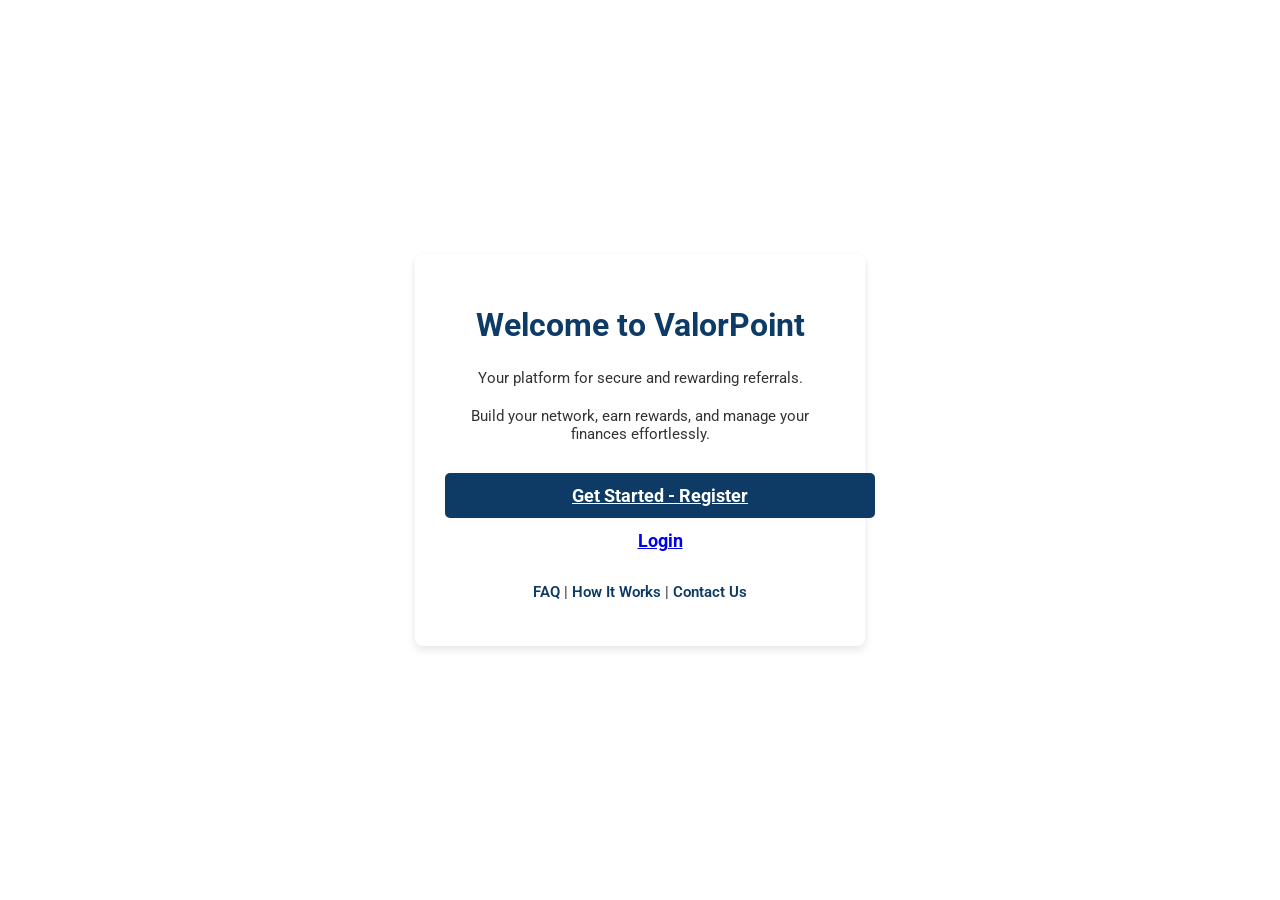
<file: index.html>
<!DOCTYPE html>
<html lang="en">
<head>
    <meta charset="UTF-8">
    <meta name="viewport" content="width=device-width, initial-scale=1.0">
    <title>ValorPoint - Home</title>
    <link rel="stylesheet" href="style.css">
    <link href="https://fonts.googleapis.com/css2?family=Roboto:wght@400;700&family=Open+Sans:wght@400;700&display=swap" rel="stylesheet">
</head>
<body>
    <div class="container">
        <div class="card">
            <h1>Welcome to ValorPoint</h1>
            <p>Your platform for secure and rewarding referrals.</p>
            <p>Build your network, earn rewards, and manage your finances effortlessly.</p>
            <div class="button-group">
                <a href="register.html" class="btn primary-btn">Get Started - Register</a>
                <a href="login.html" class="btn">Login</a>
            </div>
            <!-- Optional: Link to other static pages -->
            <p class="small-text">
                <a href="faq.html">FAQ</a> |
                <a href="how-it-works.html">How It Works</a> |
                <a href="contact.html">Contact Us</a>
            </p>
        </div>
    </div>
    <!-- No specific JavaScript needed for a simple landing page yet -->
</body>
</html>
</file>
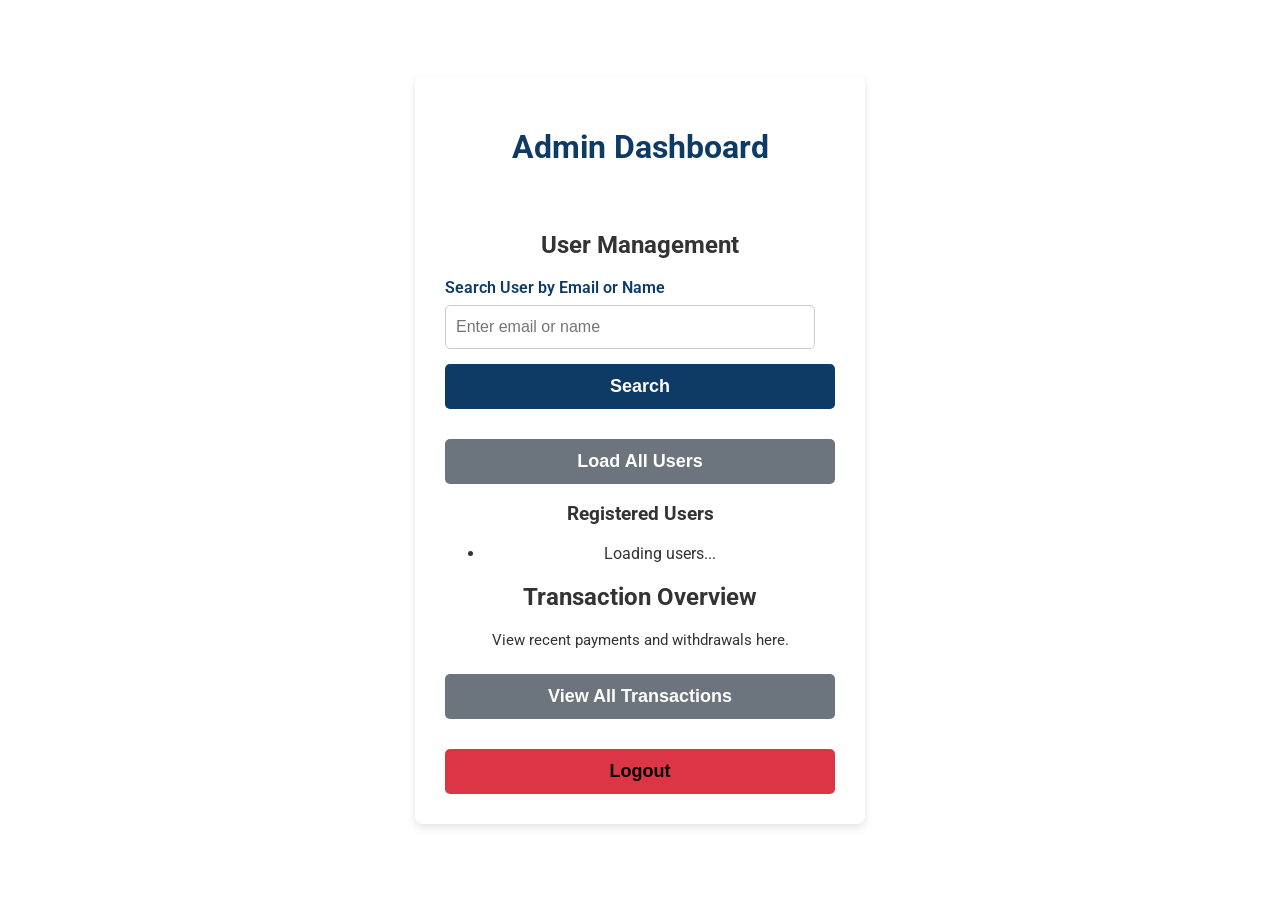
<file: admin.html>
<!DOCTYPE html>
<html lang="en">
<head>
    <meta charset="UTF-8">
    <meta name="viewport" content="width=device-width, initial-scale=1.0">
    <title>ValorPoint - Admin Panel</title>
    <link rel="stylesheet" href="style.css">
    <link href="https://fonts.googleapis.com/css2?family=Roboto:wght@400;700&family=Open+Sans:wght@400;700&display=swap" rel="stylesheet">
    <!-- Google Icons -->
    <link href="https://fonts.googleapis.com/icon?family=Material+Icons" rel="stylesheet">
</head>
<body>
    <div class="container admin-container">
        <div class="card">
            <h1 id="adminWelcome">Admin Dashboard</h1>
            <p class="message" id="adminMessage"></p>

            <div id="adminContent">
                <!-- User Search/Filter -->
                <div class="admin-section">
                    <h2>User Management</h2>
                    <div class="input-group">
                        <label for="userSearch">Search User by Email or Name</label>
                        <input type="text" id="userSearch" placeholder="Enter email or name">
                        <button class="btn primary-btn" id="searchUserBtn">Search</button>
                    </div>
                    <button class="btn secondary-btn" id="loadAllUsersBtn">Load All Users</button>

                    <!-- User List -->
                    <div class="user-list">
                        <h3>Registered Users</h3>
                        <ul id="usersTableBody">
                            <li>Loading users...</li>
                        </ul>
                    </div>
                </div>

                <!-- User Detail / Edit Panel -->
                <div class="admin-section user-detail-panel" style="display: none;">
                    <h2>User Details: <span id="userDetailName"></span></h2>
                    <p><strong>UID:</strong> <span id="userDetailUid"></span></p>
                    <p><strong>Email:</strong> <span id="userDetailEmail"></span></p>
                    <p><strong>Activated:</strong> <span id="userDetailActivated"></span></p>
                    <p><strong>Balance:</strong> ₦<span id="userDetailBalance"></span></p>
                    <p><strong>Referral Code:</strong> <span id="userDetailReferralCode"></span></p>
                    <p><strong>Referred By:</strong> <span id="userDetailReferredBy"></span></p>
                    <h3>Referrals (<span id="userDetailReferralCount"></span>)</h3>
                    <ul id="userDetailReferralsList"></ul>

                    <!-- Admin Actions -->
                    <h3>Admin Actions</h3>
                    <div class="action-group">
                        <div class="input-group">
                            <label for="balanceChangeAmount">Adjust Balance (₦)</label>
                            <input type="number" id="balanceChangeAmount" placeholder="e.g., 1000">
                        </div>
                        <button class="btn primary-btn" id="updateBalanceBtn">Update Balance</button>
                    </div>
                    <button class="btn primary-btn" id="toggleActivationBtn">Toggle Account Activation</button>
                    <button class="btn logout-btn" id="deleteUserBtn">Delete User</button>
                    <button class="btn secondary-btn" id="closeUserDetailBtn">Close</button>
                </div>

                <!-- Other Admin Sections (e.g., Transactions, Withdrawals) - Placeholder -->
                <div class="admin-section">
                    <h2>Transaction Overview</h2>
                    <p>View recent payments and withdrawals here.</p>
                    <button class="btn secondary-btn">View All Transactions</button>
                </div>

            </div>
            <button class="btn logout-btn" id="adminLogoutBtn">Logout</button>
        </div>
    </div>
    <script type="module" src="admin.js"></script>
</body>
</html>
</file>
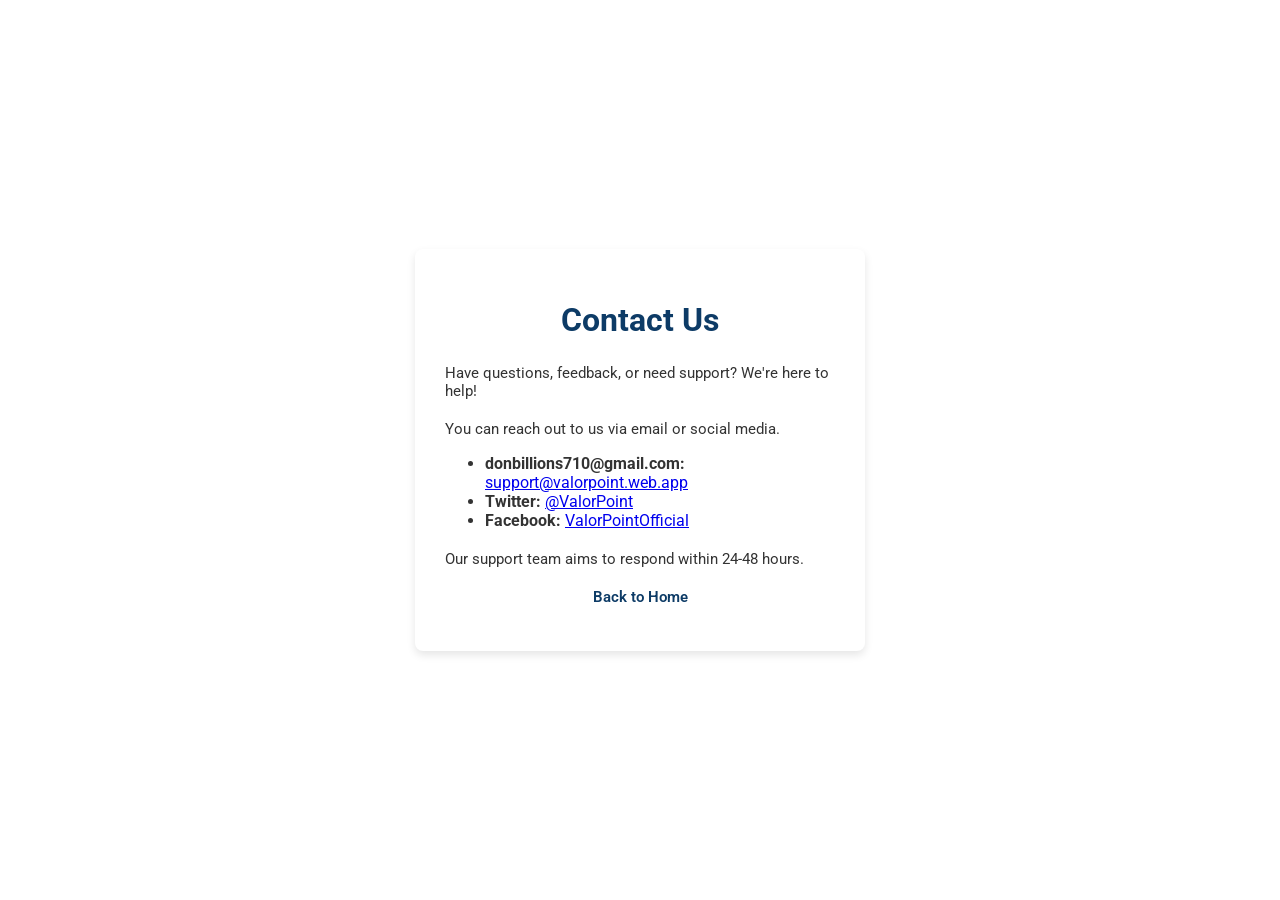
<file: contact.html>
<!DOCTYPE html>
<html lang="en">
<head>
    <meta charset="UTF-8">
    <meta name="viewport" content="width=device-width, initial-scale=1.0">
    <title>ValorPoint - Contact Us</title>
    <link rel="stylesheet" href="style.css">
    <link href="https://fonts.googleapis.com/css2?family=Roboto:wght@400;700&family=Open+Sans:wght@400;700&display=swap" rel="stylesheet">
</head>
<body>
    <div class="container">
        <div class="card">
            <h1>Contact Us</h1>
            <div class="section-content">
                <p>Have questions, feedback, or need support? We're here to help!</p>
                <p>You can reach out to us via email or social media.</p>
                <ul>
                    <li><strong>donbillions710@gmail.com:</strong> <a href="mailto:support@valorpoint.web.app">support@valorpoint.web.app</a></li>
                    <li><strong>Twitter:</strong> <a href="#" target="_blank">@ValorPoint</a></li>
                    <li><strong>Facebook:</strong> <a href="#" target="_blank">ValorPointOfficial</a></li>
                </ul>
                <p>Our support team aims to respond within 24-48 hours.</p>
            </div>
            <p><a href="index.html">Back to Home</a></p>
        </div>
    </div>
</body>
</html>
</file>
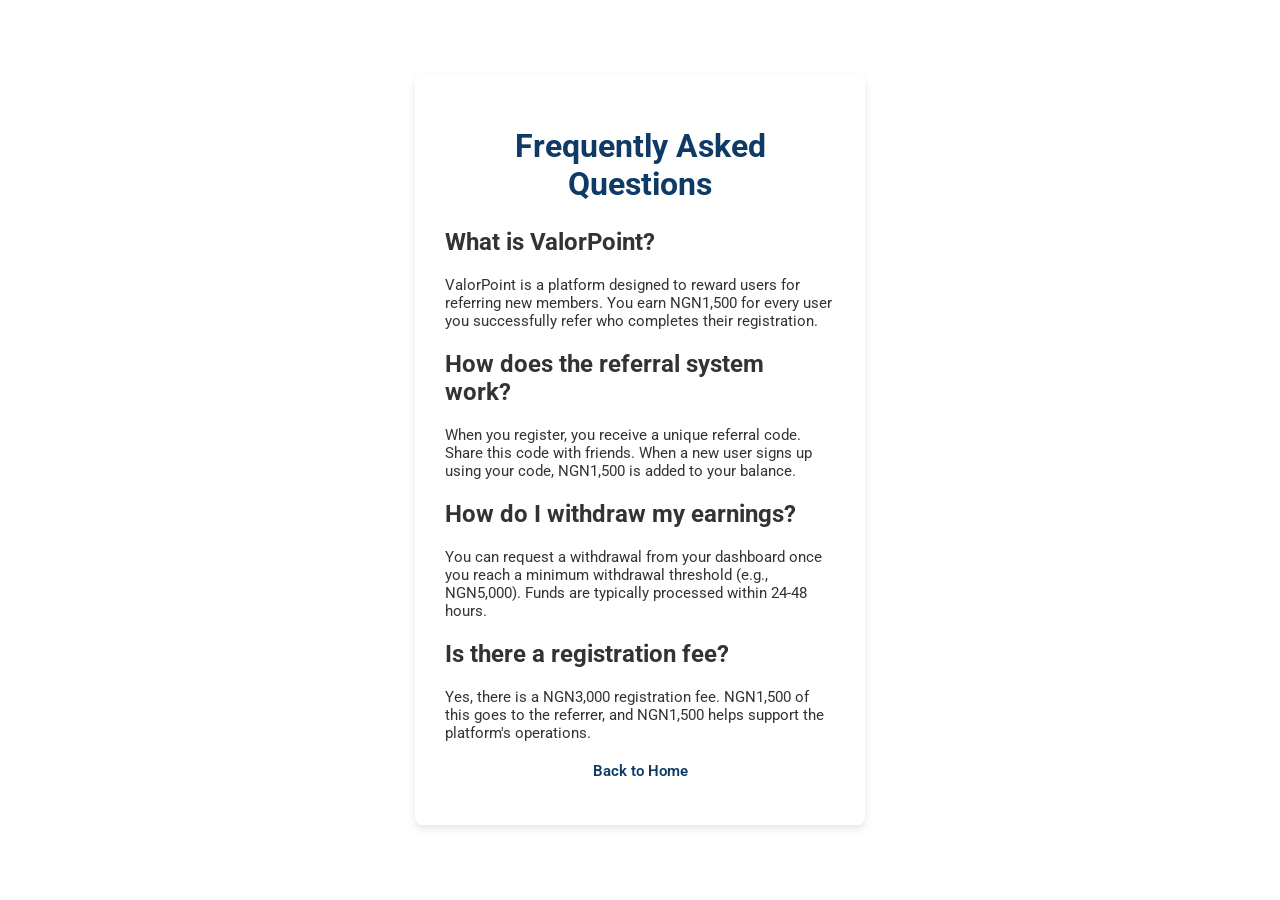
<file: faq.html>
<!DOCTYPE html>
<html lang="en">
<head>
    <meta charset="UTF-8">
    <meta name="viewport" content="width=device-width, initial-scale=1.0">
    <title>ValorPoint - FAQ</title>
    <link rel="stylesheet" href="style.css">
    <link href="https://fonts.googleapis.com/css2?family=Roboto:wght@400;700&family=Open+Sans:wght@400;700&display=swap" rel="stylesheet">
</head>
<body>
    <div class="container">
        <div class="card">
            <h1>Frequently Asked Questions</h1>
            <div class="faq-section">
                <h2>What is ValorPoint?</h2>
                <p>ValorPoint is a platform designed to reward users for referring new members. You earn NGN1,500 for every user you successfully refer who completes their registration.</p>
            </div>
            <div class="faq-section">
                <h2>How does the referral system work?</h2>
                <p>When you register, you receive a unique referral code. Share this code with friends. When a new user signs up using your code, NGN1,500 is added to your balance.</p>
            </div>
            <div class="faq-section">
                <h2>How do I withdraw my earnings?</h2>
                <p>You can request a withdrawal from your dashboard once you reach a minimum withdrawal threshold (e.g., NGN5,000). Funds are typically processed within 24-48 hours.</p>
            </div>
            <div class="faq-section">
                <h2>Is there a registration fee?</h2>
                <p>Yes, there is a NGN3,000 registration fee. NGN1,500 of this goes to the referrer, and NGN1,500 helps support the platform's operations.</p>
            </div>
            <p><a href="index.html">Back to Home</a></p>
        </div>
    </div>
</body>
</html>
</file>
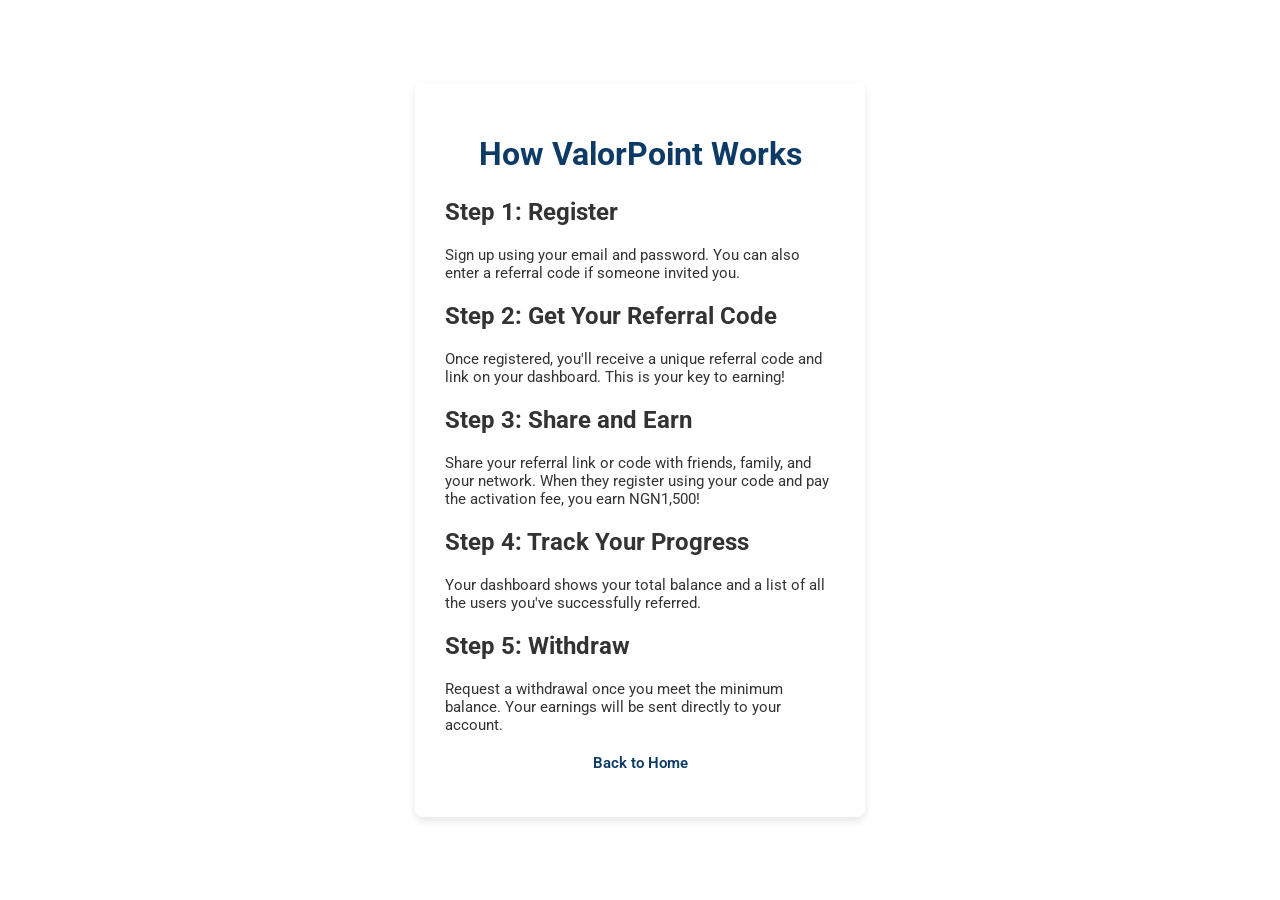
<file: how-it-works.html>
<!DOCTYPE html>
<html lang="en">
<head>
    <meta charset="UTF-8">
    <meta name="viewport" content="width=device-width, initial=1.0">
    <title>ValorPoint - How It Works</title>
    <link rel="stylesheet" href="style.css">
    <link href="https://fonts.googleapis.com/css2?family=Roboto:wght@400;700&family=Open+Sans:wght@400;700&display=swap" rel="stylesheet">
</head>
<body>
    <div class="container">
        <div class="card">
            <h1>How ValorPoint Works</h1>
            <div class="section-content">
                <h2>Step 1: Register</h2>
                <p>Sign up using your email and password. You can also enter a referral code if someone invited you.</p>
                <h2>Step 2: Get Your Referral Code</h2>
                <p>Once registered, you'll receive a unique referral code and link on your dashboard. This is your key to earning!</p>
                <h2>Step 3: Share and Earn</h2>
                <p>Share your referral link or code with friends, family, and your network. When they register using your code and pay the activation fee, you earn NGN1,500!</p>
                <h2>Step 4: Track Your Progress</h2>
                <p>Your dashboard shows your total balance and a list of all the users you've successfully referred.</p>
                <h2>Step 5: Withdraw</h2>
                <p>Request a withdrawal once you meet the minimum balance. Your earnings will be sent directly to your account.</p>
            </div>
            <p><a href="index.html">Back to Home</a></p>
        </div>
    </div>
</body>
</html>
</file>
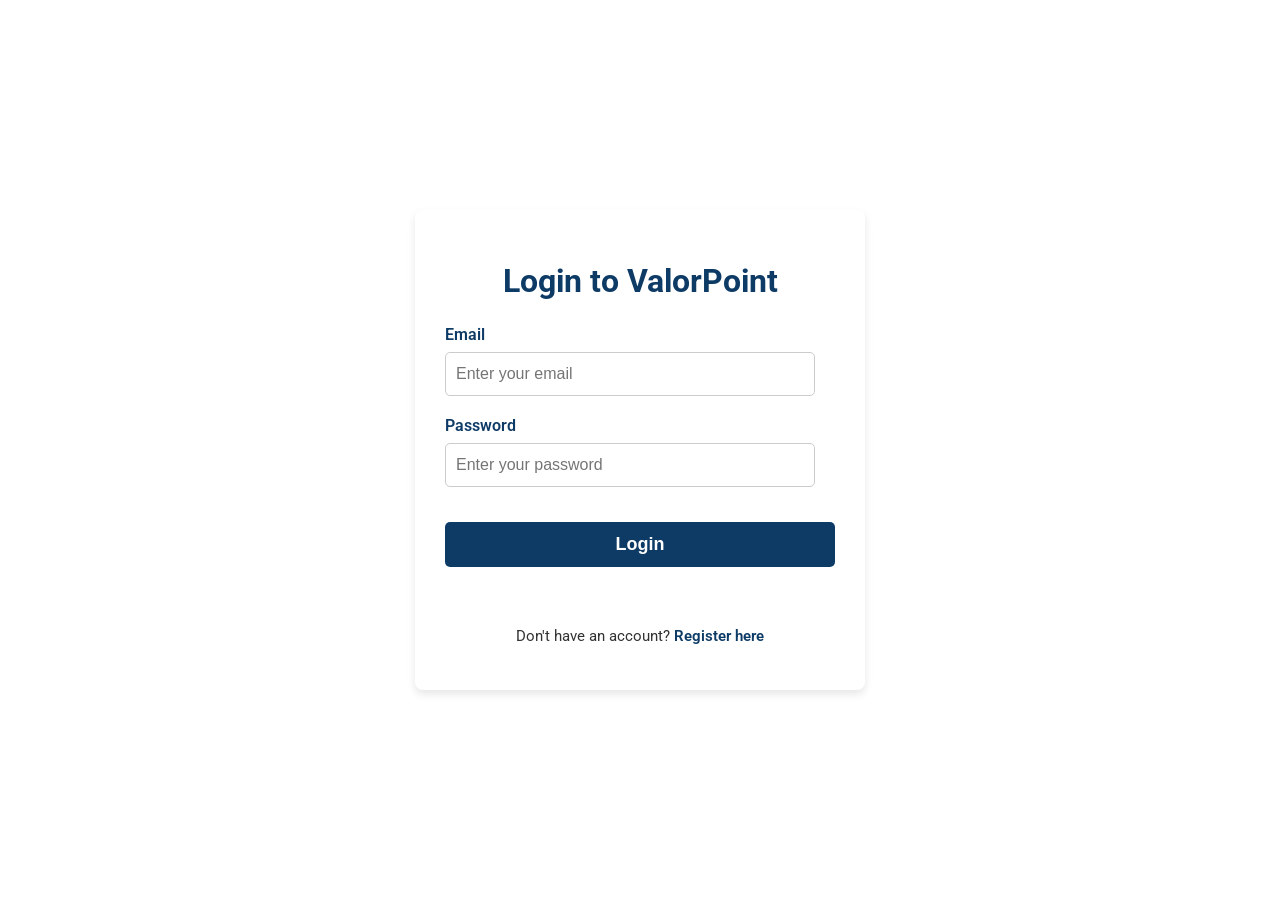
<file: login.html>
<!DOCTYPE html>
<html lang="en">
<head>
    <meta charset="UTF-8">
    <meta name="viewport" content="width=device-width, initial-scale=1.0">
    <title>ValorPoint - Login</title>
    <link rel="stylesheet" href="style.css">
    <link href="https://fonts.googleapis.com/css2?family=Roboto:wght@400;700&family=Open+Sans:wght@400;700&display=swap" rel="stylesheet">
</head>
<body>
    <div class="container">
        <div class="card">
            <h1>Login to ValorPoint</h1>
            <form id="loginForm">
                <div class="input-group">
                    <label for="email">Email</label>
                    <input type="email" id="email" placeholder="Enter your email" required>
                </div>
                <div class="input-group">
                    <label for="password">Password</label>
                    <input type="password" id="password" placeholder="Enter your password" required>
                </div>
                <button type="submit" class="btn primary-btn">Login</button>
            </form>
            <p class="message" id="message"></p>
            <p>Don't have an account? <a href="register.html">Register here</a></p>
            <!-- Optionally, you could add a "Forgot Password" link here -->
        </div>
    </div>
    <script type="module" src="login.js"></script>
</body>
</html>
</file>
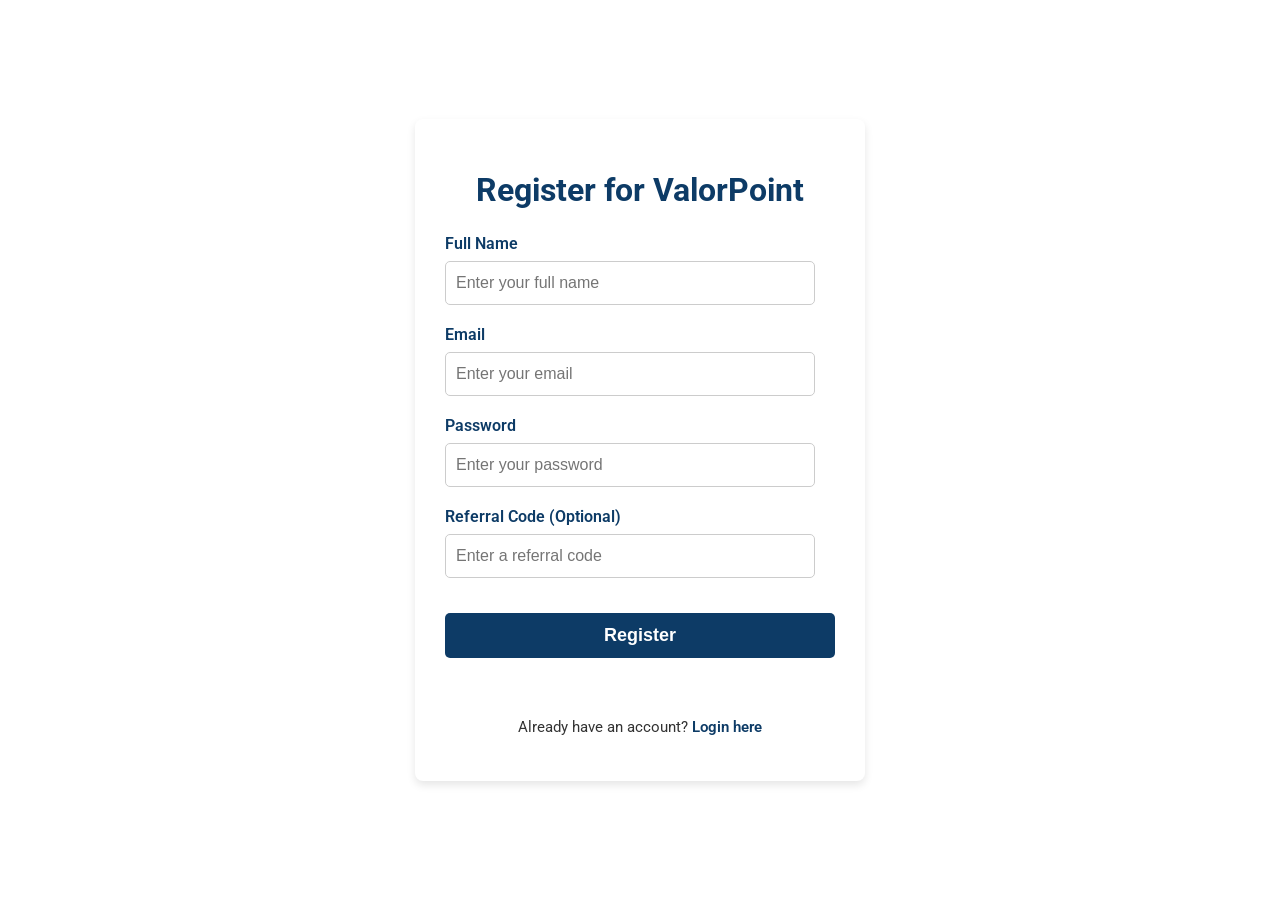
<file: register.html>
<!DOCTYPE html>
<html lang="en">
<head>
    <meta charset="UTF-8">
    <meta name="viewport" content="width=device-width, initial-scale=1.0">
    <title>ValorPoint - Register</title>
    <!-- Link to your CSS file -->
    <link rel="stylesheet" href="style.css">
    <!-- Google Fonts for Roboto and Open Sans -->
    <link href="https://fonts.googleapis.com/css2?family=Roboto:wght@400;700&family=Open+Sans:wght@400;700&display=swap" rel="stylesheet">
</head>
<body>
    <div class="container">
        <div class="card">
            <h1>Register for ValorPoint</h1>
            <form id="registerForm">
                <div class="input-group">
                    <label for="fullName">Full Name</label>
                    <input type="text" id="fullName" placeholder="Enter your full name" required>
                </div>
                <div class="input-group">
                    <label for="email">Email</label>
                    <input type="email" id="email" placeholder="Enter your email" required>
                </div>
                <div class="input-group">
                    <label for="password">Password</label>
                    <input type="password" id="password" placeholder="Enter your password" required>
                </div>
                <div class="input-group">
                    <label for="referralCode">Referral Code (Optional)</label>
                    <input type="text" id="referralCode" placeholder="Enter a referral code">
                </div>
                <button type="submit" class="btn primary-btn">Register</button>
            </form>
            <!-- Message area for feedback -->
            <p class="message" id="message"></p>
            <p>Already have an account? <a href="login.html">Login here</a></p>
        </div>
    </div>
    <!-- Link to your JavaScript module -->
    <script type="module" src="register.js"></script>
</body>
</html>
</file>
<file: style.css>
/* style.css */

:root {
    --primary-color: #0D3B66; /* Deep Blue */
    --accent-color: #F4D35E; /* Gold */
    --background-color: #FFFFFF; /* White */
    --text-color: #333;
    --error-color: #dc3545;
    --success-color: #28a745;
}

body {
    font-family: 'Roboto', 'Open Sans', sans-serif;
    margin: 0;
    padding: 0;
    background-color: var(--background-color);
    color: var(--text-color);
    display: flex;
    justify-content: center;
    align-items: center;
    min-height: 100vh;
    box-sizing: border-box;
}

.container {
    padding: 20px;
    width: 100%;
    max-width: 450px; /* Limits the width on larger screens */
}

.card {
    background-color: #fff;
    border-radius: 8px;
    box-shadow: 0 4px 8px rgba(0, 0, 0, 0.1);
    padding: 30px;
    text-align: center;
}

h1 {
    color: var(--primary-color);
    margin-bottom: 25px;
    font-weight: 700;
}

.input-group {
    margin-bottom: 20px;
    text-align: left; /* Align labels and inputs to the left */
}

.input-group label {
    display: block; /* Make label take its own line */
    margin-bottom: 8px;
    font-weight: 600;
    color: var(--primary-color);
}

.input-group input[type="text"],
.input-group input[type="email"],
.input-group input[type="password"] {
    width: calc(100% - 20px); /* Full width minus padding */
    padding: 12px 10px;
    border: 1px solid #ccc;
    border-radius: 5px;
    font-size: 16px;
    box-sizing: border-box; /* Include padding in element's total width/height */
}

/* Focus style for input fields */
.input-group input[type="text"]:focus,
.input-group input[type="email"]:focus,
.input-group input[type="password"]:focus {
    border-color: var(--accent-color);
    outline: none; /* Remove default outline */
    box-shadow: 0 0 0 2px rgba(244, 211, 94, 0.3); /* Custom focus ring */
}

.btn {
    display: inline-block;
    width: 100%;
    padding: 12px 20px;
    border: none;
    border-radius: 5px;
    cursor: pointer;
    font-size: 18px;
    font-weight: 700;
    transition: background-color 0.3s ease; /* Smooth transition for hover effects */
}

.primary-btn {
    background-color: var(--primary-color);
    color: #fff;
    margin-top: 15px;
}

.primary-btn:hover {
    background-color: #082a4d; /* Darker shade of primary on hover */
}

.message {
    margin-top: 20px;
    padding: 10px;
    border-radius: 5px;
    font-weight: 600;
}
.message.error {
    background-color: #f8d7da; /* Light red background */
    color: var(--error-color);
    border: 1px solid var(--error-color);
}

.message.success {
    background-color: #d4edda; /* Light green background */
    color: var(--success-color);
    border: 1px solid var(--success-color);
}

p {
    margin-top: 20px;
    font-size: 15px;
}

p a {
    color: var(--primary-color);
    text-decoration: none;
    font-weight: 600;
}

p a:hover {
    text-decoration: underline;
}

/* Responsive Design for smaller screens */
@media (max-width: 600px) {
    .card {
        padding: 20px;
        margin: 15px; /* Add some margin on smaller screens */
    }
    h1 {
        font-size: 24px;
    }
    .input-group input {
        font-size: 15px;
    }
    .btn {
        font-size: 16px;
        padding: 10px 15px;
    }
}
.dashboard-section {
    background-color: #f9f9f9;
    border-radius: 8px;
    padding: 20px;
    margin-bottom: 25px;
    text-align: left;
    box-shadow: inset 0 1px 3px rgba(0,0,0,0.05);
}

.dashboard-section h2 {
    color: var(--primary-color);
    margin-top: 0;
    margin-bottom: 15px;
    font-size: 20px;
}

.balance-display {
    font-size: 2.5em;
    font-weight: 700;
    color: var(--accent-color);
    text-align: center;
    margin-bottom: 20px;
}

#referralLink {
    width: calc(100% - 100px); /* Adjust width to make space for copy button */
    display: inline-block;
    vertical-align: middle;
    border-top-right-radius: 0;
    border-bottom-right-radius: 0;
}

.copy-btn {
    width: 90px; /* Fixed width for copy button */
    display: inline-block;
    vertical-align: middle;
    padding: 12px 0;
    background-color: var(--accent-color);
    color: var(--primary-color);
    border-top-left-radius: 0;
    border-bottom-left-radius: 0;
    font-size: 16px;
    font-weight: 600;
}
.copy-btn:hover {
    background-color: #e6c556; /* Slightly darker gold */
}

#referredUsersList {
    list-style-type: none;
    padding: 0;
    margin-top: 15px;
}

#referredUsersList li {
    background-color: #fff;
    border: 1px solid #eee;
    padding: 10px;
    margin-bottom: 8px;
    border-radius: 5px;
    font-size: 0.95em;
    color: #555;
}

.logout-btn {
    background-color: #dc3545; /* Red for logout */
    margin-top: 30px;
}

.logout-btn:hover {
    background-color: #c82333;
}

/* Secondary button style (for Withdraw Request, etc.) */
.secondary-btn {
    background-color: #6c757d; /* Grey */
    color: #fff;
    margin-top: 10px;
}

.secondary-btn:hover {
    background-color: #5a6268;
}

/* Adjustments for input-group containing referral link and copy button */
.dashboard-section .input-group {
    display: flex;
    margin-bottom: 0; /* Remove bottom margin from this input group */
}
.dashboard-section .input-group input {
    flex-grow: 1; /* Allow input to take available space */
    border-right: none;
    border-top-right-radius: 0;
    border-bottom-right-radius: 0;
}
.dashboard-section .input-group .btn {
    flex-shrink: 0; /* Prevent button from shrinking */
    width: auto;
    min-width: 90px; /* Ensure button has a minimum width */
    margin-top: 0;
    border-top-left-radius: 0;
    border-bottom-left-radius: 0;
}


/* Responsive adjustment for input-group within dashboard section */
@media (max-width: 600px) {
    .dashboard-section .input-group {
        flex-direction: column; /* Stack input and button vertically */
    }
    .dashboard-section .input-group input,
    .dashboard-section .input-group .btn {
        width: 100%;
        border-radius: 5px; /* Reapply full border-radius */
        margin-top: 5px; /* Space between stacked elements */
    }
    .dashboard-section .input-group input {
        margin-bottom: 5px;
    }
}
    .faq-section, .section-content {
        margin-bottom: 20px;
        text-align: left;
    }l

  {
 * Main main-content
.main-content {
  margin-left: 230px;
  padding: 90px 30px 30px;
  width: 100%;
}

/* Cards */
.card {
  background: white;
  padding: 25px;
  border-radius: 12px;
  margin-bottom: 20px;
  box-shadow: 0 8px 20px rgba(0,0,0,0.05);
}

.card h2 {
  margin-bottom: 15px;
  color: #0D3B66;
  .card {
  transition: transform 0.2s ease, box-shadow 0.2s ease;
}

.card:hover {
  transform: translateY(-3px);
  
  box-shadow: 0 10px 20px rgba(0,0,0,0.08);
}

}

body {
  background: #f4f6f8;
}

/* ================= NAVBAR ================= */
.navbar {
  height: 60px;
  background: #0D3B66;
  color: #fff;
  display: flex;
  align-items: center;
  justify-content: space-between;
  padding: 0 16px;
}

.logo {
  font-size: 20px;
  font-weight: bold;
  color: #fff;
  text-decoration: none;
}

.user-info {
  display: flex;
  align-items: center;
  gap: 10px;
}

.profile-pic {
  width: 36px;
  height: 36px;
  border-radius: 50%;
  object-fit: cover;
}

/* ================= LAYOUT ================= */
.layout {
  display: flex;
  min-height: calc(100vh - 60px);
}

/* ================= SIDEBAR ================= */
.sidebar {
  width: 220px;
  background: #ffffff;
  border-right: 1px solid #ddd;
  padding-top: 20px;
}

.sidebar ul {
  list-style: none;
}

.sidebar li {
  margin-bottom: 10px;
}

.sidebar a {
  display: block;
  padding: 12px 20px;
  color: #333;
  text-decoration: none;
}

.sidebar a.active,
.sidebar a:hover {
  background: #0D3B66;
  color: #fff;
}

/* ================= MAIN CONTENT ================= */
.main-content {
  flex: 1;
  padding: 20px;
}

.card {
  background: #fff;
  border-radius: 10px;
  padding: 20px;
  margin-bottom: 20px;
}

.user-details {
  display: flex;
  gap: 20px;
  align-items: center;
}

.profile-pic-large {
  width: 90px;
  height: 90px;
  border-radius: 50%;
  object-fit: cover;
  border: 3px solid #0D3B66;
}

.detail-item {
  margin-bottom: 8px;
}

/* ================= MOBILE FIX ================= */
@media (max-width: 768px) {

  .layout {
    flex-direction: column;
  }

  .sidebar {
    display: none;
  }

  .main-content {
    padding: 15px;
  }

  .user-details {
    flex-direction: column;
    text-align: center;
  }
}
/* Add to your existing style.css */

.settings-section {
    background-color: #f9f9f9;
    border-radius: 8px;
    padding: 20px;
    margin-bottom: 25px;
    text-align: left;
    box-shadow: inset 0 1px 3px rgba(0,0,0,0.05);
}

.settings-section h2 {
    color: var(--primary-color);
    margin-top: 0;
    margin-bottom: 15px;
    font-size: 20px;
    border-bottom: 1px solid #eee;
    padding-bottom: 10px;
}

.profile-pic-container {
    position: relative;
    width: 150px;
    height: 150px;
    border-radius: 50%;
    overflow: hidden;
    margin: 0 auto 20px auto;
    border: 3px solid var(--accent-color);
    box-shadow: 0 0 0 2px rgba(244, 211, 94, 0.3);
}

.profile-pic-container img {
    width: 100%;
    height: 100%;
    object-fit: cover;
}

.upload-icon {
    position: absolute;
    bottom: 0;
    right: 0;
    background-color: var(--primary-color);
    color: white;
    border-radius: 50%;
    width: 40px;
    height: 40px;
    display: flex;
    align-items: center;
    justify-content: center;
    cursor: pointer;
    box-shadow: 0 2px 5px rgba(0,0,0,0.2);
    transition: background-color 0.3s ease;
}

.upload-icon:hover {
    background-color: #082a4d;
}

.upload-icon .material-icons {
    font-size: 24px;
}

.settings-section .btn {
    width: auto;
    padding: 10px 20px;
    margin-top: 15px;
    font-size: 16px;
}
/* Add to your existing style.css */

.admin-container {
    max-width: 900px; /* Wider container for admin panel */
}

.admin-section {
    background-color: #f9f9f9;
    border-radius: 8px;
    padding: 20px;
    margin-bottom: 25px;
    text-align: left;
    box-shadow: inset 0 1px 3px rgba(0,0,0,0.05);
}

.admin-section h2, .admin-section h3 {
    color: var(--primary-color);
    margin-top: 0;
    margin-bottom: 15px;
    font-size: 1.4em;
    border-bottom: 1px solid #eee;
    padding-bottom: 10px;
}

.admin-section .input-group {
    display: flex;
    gap: 10px;
    align-items: flex-end; /* Align button with input */
    margin-bottom: 15px;
}
.admin-section .input-group input {
    flex-grow: 1;
}
.admin-section .input-group button {
    flex-shrink: 0;
    margin-top: 0; /* Override default button margin */
}


.user-list ul {
    list-style-type: none;
    padding: 0;
}

.user-list li {
    display: flex;
    justify-content: space-between;
    align-items: center;
    background-color: #fff;
    border: 1px solid #eee;
    padding: 10px 15px;
    margin-bottom: 8px;
    border-radius: 5px;
    font-size: 0.95em;
    color: #555;
}

.user-list li button {
    margin-left: 10px;
    padding: 5px 10px;
    font-size: 0.85em;
    min-width: 80px;
    margin-top: 0; /* Override default button margin */
}

.user-detail-panel {
    border: 2px solid var(--accent-color);
    background-color: #fffdf5; /* Light yellow background */
}

.user-detail-panel h3 {
    margin-top: 25px;
}

.user-detail-panel p {
    margin-bottom: 8px;
}

.user-detail-panel ul {
    list-style-type: disc;
    padding-left: 20px;
}

.action-group {
    margin-top: 20px;
    margin-bottom: 15px;
    padding-top: 15px;
    border-top: 1px solid #eee;
}

.action-group .input-group {
    margin-bottom: 15px;
}

.action-group button {
    margin-right: 10px;
    margin-bottom: 10px;
}

/* Responsive adjustment for admin sections */
@media (max-width: 600px) {
    .admin-section .input-group {
        flex-direction: column;
        align-items: stretch;
    }
    .admin-section .input-group input,
    .admin-section .input-group button {
        width: 100%;
        margin-top: 10px;
        margin-left: 0;
    }
    .user-list li {
        flex-direction: column;
        align-items: flex-start;
    }
    .user-list li button {
        margin-top: 10px;
        margin-left: 0;
        width: 100%;
    }
}
</file>
